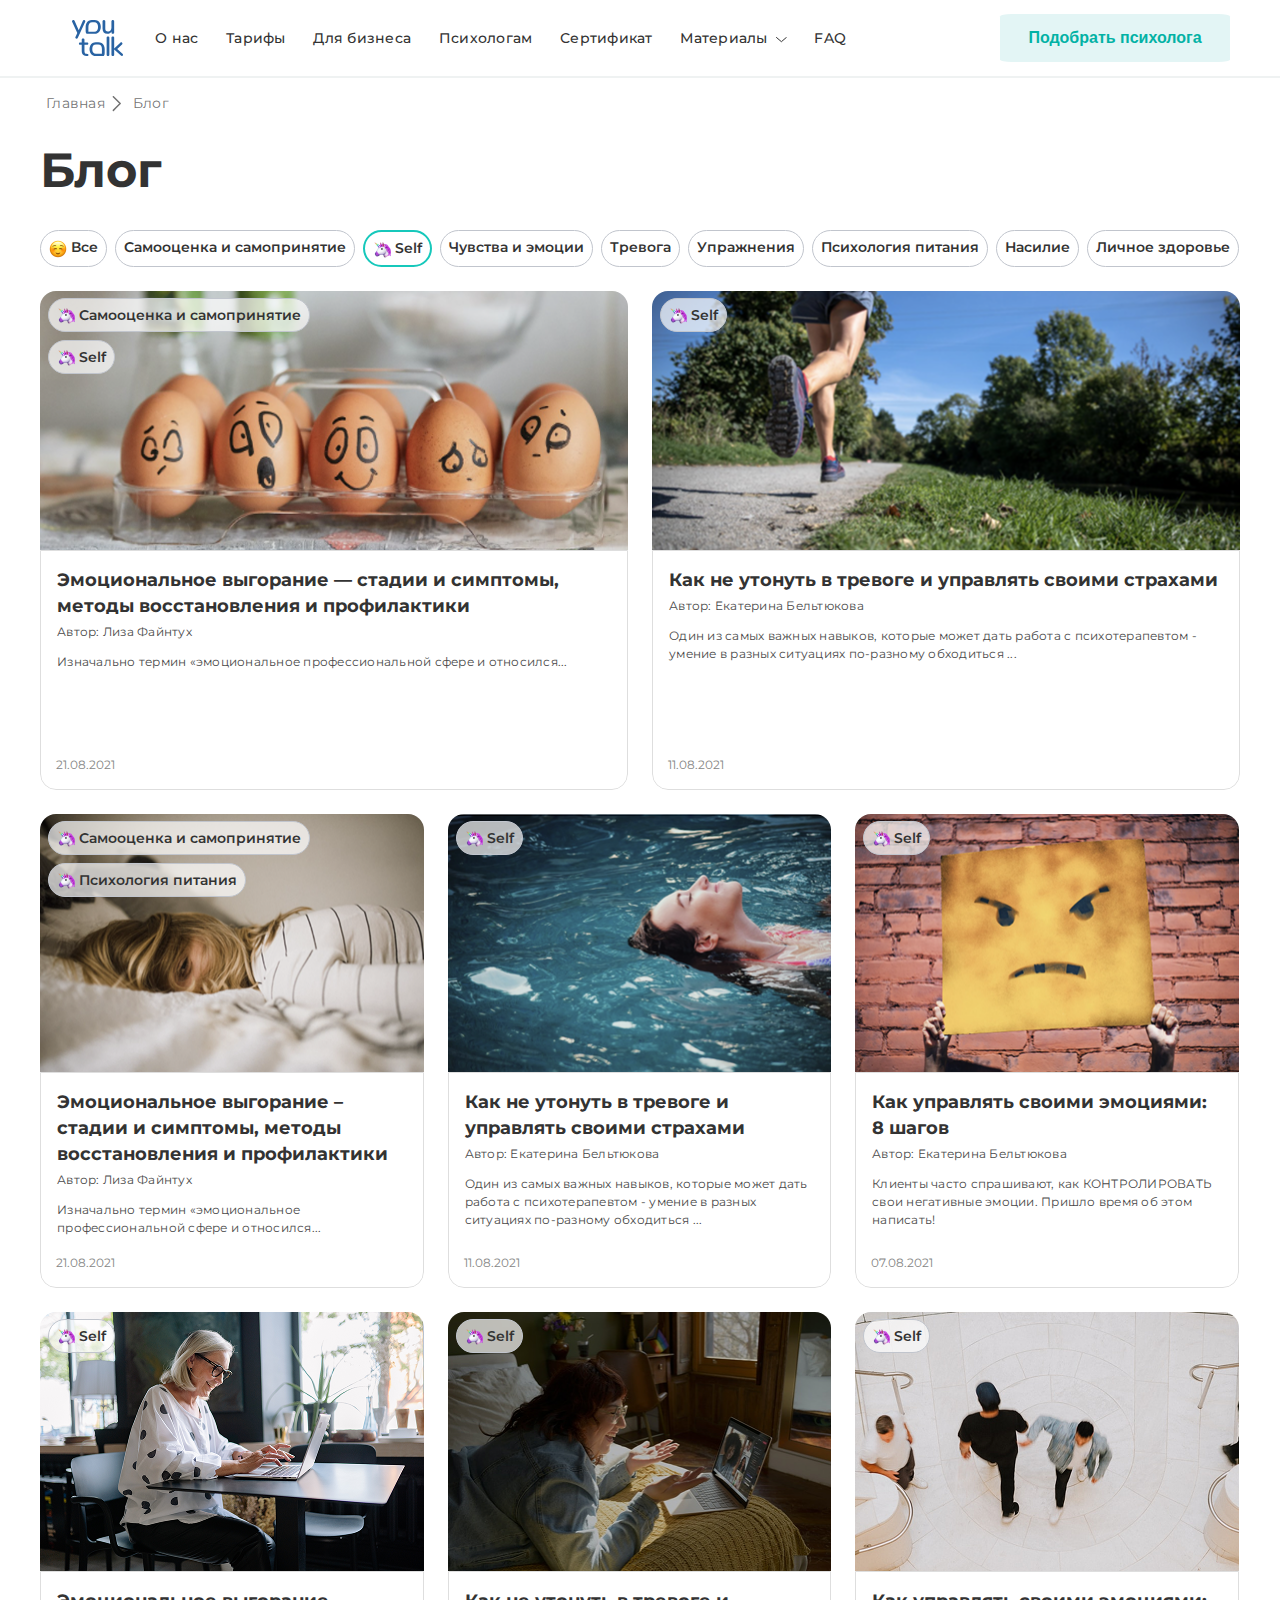
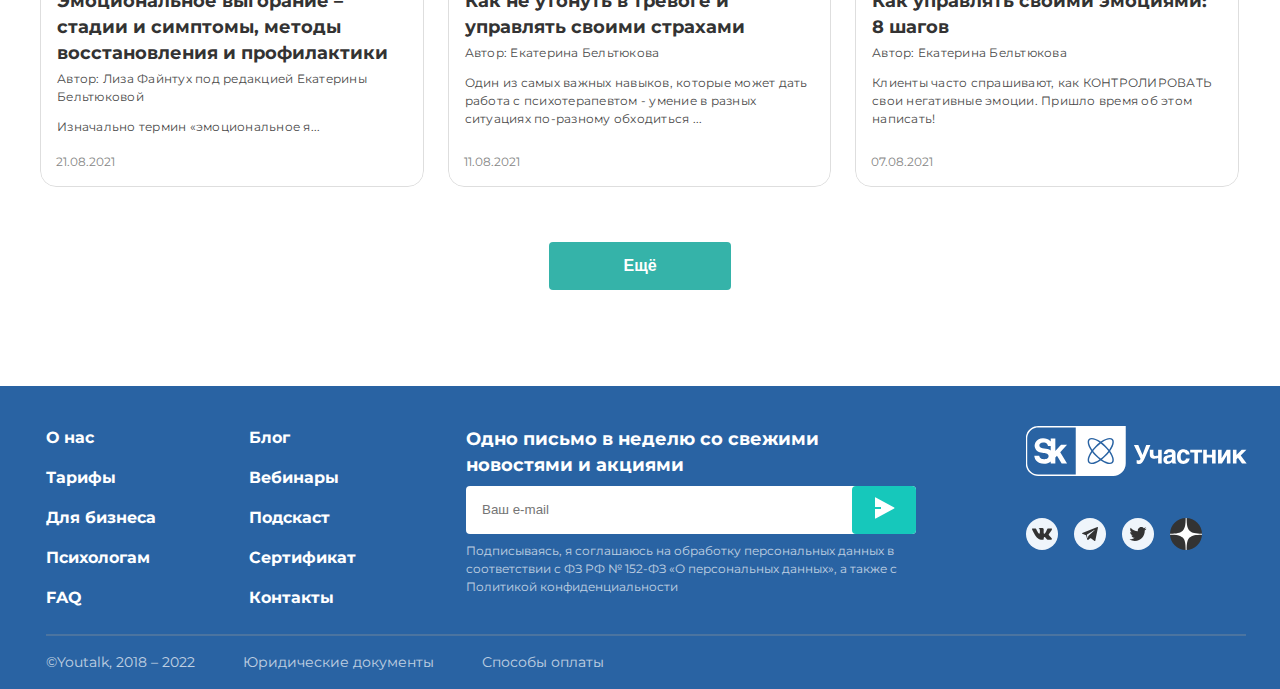
<file: testtalk/index.html>
<!DOCTYPE html>
<html lang="ru">

<head>
    <meta charset="UTF-8">
    <meta name="viewport" content="width=device-width">
    <title>YouTalk</title>
    <link rel="stylesheet" href="css/reset.css">
    <link rel="stylesheet" href="css/style.css">

    <link rel="icon" href="./img/logo.svg">
</head>

<body>
    <header>
        <div class="header__content">
            <nav class="header__content_menu">
                <div class="header__content_logo">
                </div>
                <ul class="header__content_menu_list">
                    <li>О нас</li>
                    <li>Тарифы</li>
                    <li>Для бизнеса</li>
                    <li>Психологам</li>
                    <li>Сертификат</li>
                    <li>Материалы<img src="img/Vector.svg" alt="Раскрывающееся меню" id="vector_down"></li>
                    <li>FAQ</li>
                </ul>
            </nav>
            <button class="header__content_button_podbor">Подобрать психолога</button>
            <button class="header__content_button_burger"></button>
        </div>
    </header>
    <main>
        <section class="main__content">
            <div class="main__content_blog-current-place"><span>Главная</span><img src="img/vector-right.svg"
                    alt="Раскрывающееся меню" id="current-place_vector"><span>Блог</span></div>
            <h1 class="main__content_blog-heading">Блог</h1>
            <div class="main__content_tegs">
                <ul class="main__content_tegs_list">
                    <li><img src="img/emoji_smiling-face.svg" alt="Emoji_smile-face">Все</li>
                    <li>Самооценка и самопринятие</li>
                    <li id="self"><img src="img/emoji_unicorn.svg" alt="Emoji_unicorn">Self</li>
                    <li>Чувства и эмоции</li>
                    <li>Тревога</li>
                    <li>Упражнения</li>
                    <li>Психология питания</li>
                    <li>Насилие</li>
                    <li>Личное здоровье</li>
                </ul>
            </div>
            <section class="main__content_articles">
            <div class="main__content_articles_block">
                <img src="img/article_first.png" alt="Картинка с яйцами">
                <div class="main__content_articles_block_tegs">
                    <div class="main__content_articles_block_tegs_element"><img src="img/emoji_unicorn.svg" alt="Emoji_unicorn"
                            class="main__content_articles_block_tegs_img">Самооценка и самопринятие</div>
                    <div class="main__content_articles_block_tegs_element"><img src="img/emoji_unicorn.svg" alt="Emoji_unicorn"
                            class="main__content_articles_block_tegs_img">Self</div>
                </div>
                <div class="main__content_articles_block_text">
                    <h4>Эмоциональное выгорание&nbsp;&mdash; стадии и&nbsp;симптомы, <br> методы восстановления
                        и&nbsp;профилактики</h4>
                    <span>Автор: Лиза Файнтух</span>
                    <span>Изначально термин «эмоциональное профессиональной сфере и относился...</span>
                </div>
                <div class="main__content_articles_block_date">21.08.2021</div>
            </div>
            <div class="main__content_articles_block">
                <img src="img/article_second.png" alt="Девушка на марафоне">
                <div class="main__content_articles_block_tegs">
                    <div class="main__content_articles_block_tegs_element"><img src="img/emoji_unicorn.svg" alt="Emoji_unicorn"
                            class="main__content_articles_block_tegs_img">Self</div>
                </div>
                <div class="main__content_articles_block_text">
                    <h4>Как не утонуть в тревоге и управлять своими страхами</h4>
                    <span>Автор: Екатерина Бельтюкова</span>
                    <span>Один из самых важных навыков, которые может дать работа с психотерапевтом - умение в разных
                        ситуациях по-разному обходиться ...</span>
                </div>
                <div class="main__content_articles_block_date">11.08.2021</div>
            </div>
            <div class="main__content_articles_block">
                <img src="img/article_third.png" alt="Девушка на кровати">
                <div class="main__content_articles_block_tegs">
                    <div class="main__content_articles_block_tegs_element"><img src="img/emoji_unicorn.svg" alt="Emoji_unicorn"
                            class="main__content_articles_block_tegs_img">Самооценка и самопринятие</div>
                    <div class="main__content_articles_block_tegs_element"><img src="img/emoji_unicorn.svg" alt="Emoji_unicorn"
                            class="main__content_articles_block_tegs_img">Психология питания</div>
                </div>
                <div class="main__content_articles_block_text">
                    <h4>Эмоциональное выгорание – <br>стадии и симптомы, методы восстановления и профилактики</h4>
                    <span>Автор: Лиза Файнтух</span>
                    <span>Изначально термин «эмоциональное профессиональной сфере и относился...</span>
                </div>
                <div class="main__content_articles_block_date">21.08.2021</div>
            </div>
            <div class="main__content_articles_block">
                <img src="img/article_fourth.png" alt="Девушка в бассейне">
                <div class="main__content_articles_block_tegs">
                    <div class="main__content_articles_block_tegs_element"><img src="img/emoji_unicorn.svg" alt="Emoji_unicorn"
                            class="main__content_articles_block_tegs_img">Self</div>
                </div>
                <div class="main__content_articles_block_text">
                    <h4>Как не утонуть в тревоге и управлять своими страхами</h4>
                    <span>Автор: Екатерина Бельтюкова</span>
                    <span>Один из самых важных навыков, которые может дать работа с психотерапевтом - умение в разных
                        ситуациях по-разному обходиться ...</span>
                </div>
                <div class="main__content_articles_block_date">11.08.2021</div>
            </div>
            <div class="main__content_articles_block">
                <img src="img/article_fith.png" alt="Недовольный смайлик на картонке">
                <div class="main__content_articles_block_tegs">
                    <div class="main__content_articles_block_tegs_element"><img src="img/emoji_unicorn.svg" alt="Emoji_unicorn"
                            class="main__content_articles_block_tegs_img">Self</div>
                </div>
                <div class="main__content_articles_block_text">
                    <h4>Как управлять своими эмоциями: 8 шагов</h4>
                    <span>Автор: Екатерина Бельтюкова</span>
                    <span>Клиенты часто спрашивают, как КОНТРОЛИРОВАТЬ свои негативные эмоции. Пришло время об этом
                        написать!</span>
                </div>
                <div class="main__content_articles_block_date">07.08.2021</div>
            </div>
            <div class="main__content_articles_block">
                <img src="img/article_sixth.png" alt="Пожилая женщина сидит за ноутбуком">
                <div class="main__content_articles_block_tegs">
                    <div class="main__content_articles_block_tegs_element"><img src="img/emoji_unicorn.svg" alt="Emoji_unicorn"
                            class="main__content_articles_block_tegs_img">Self</div>
                </div>
                <div class="main__content_articles_block_text">
                    <h4>Эмоциональное выгорание – стадии и симптомы, методы восстановления и профилактики</h4>
                    <span>Автор: Лиза Файнтух под редакцией Екатерины Бельтюковой</span>
                    <span>Изначально термин «эмоциональное я...</span>
                </div>
                <div class="main__content_articles_block_date">21.08.2021</div>
            </div>
            <div class="main__content_articles_block">
                <img src="img/article_seventh.png" alt="Пожилая женщина лежит на кровати за ноутбуком">
                <div class="main__content_articles_block_tegs">
                    <div class="main__content_articles_block_tegs_element"><img src="img/emoji_unicorn.svg" alt="Emoji_unicorn"
                            class="main__content_articles_block_tegs_img">Self</div>
                </div>
                <div class="main__content_articles_block_text">
                    <h4>Как не утонуть в тревоге и управлять своими страхами</h4>
                    <span>Автор: Екатерина Бельтюкова</span>
                    <span>Один из самых важных навыков, которые может дать работа с психотерапевтом - умение в разных
                        ситуациях по-разному обходиться ...</span>
                </div>
                <div class="main__content_articles_block_date">11.08.2021</div>
            </div>
            <div class="main__content_articles_block">
                <img src="img/article_eighth.png" alt="Три парня в торговом центре">
                <div class="main__content_articles_block_tegs">
                    <div class="main__content_articles_block_tegs_element"><img src="img/emoji_unicorn.svg" alt="Emoji_unicorn"
                            class="main__content_articles_block_tegs_img">Self</div>
                </div>
                <div class="main__content_articles_block_text">
                    <h4>Как управлять своими эмоциями: 8 шагов</h4>
                    <span>Автор: Екатерина Бельтюкова</span>
                    <span>Клиенты часто спрашивают, как КОНТРОЛИРОВАТЬ свои негативные эмоции. Пришло время об этом
                        написать!</span>
                </div>
                <div class="main__content_articles_block_date">07.08.2021</div>
            </div>
        </section>
        <button id="main__content_button_else">Ещё</button>
        </section>
    </main>
    <footer>
        <section class="footer__content">
        <div class="footer__content_upperline">
            <div class="test">
                <ul class="footer__content_upperline_navigation-list">
                    <li>О нас</li>
                    <li>Тарифы</li>
                    <li>Для бизнеса</li>
                    <li>Психологам</li>
                    <li>FAQ</li>
                    <li>Блог</li>
                    <li>Вебинары</li>
                    <li>Подскаст</li>
                    <li>Сертификат</li>
                    <li>Контакты</li>
                </ul>

            <div class="footer__content_upperline_letter">
                <span>Одно письмо в неделю со свежими <br>новостями и акциями</span>
                <form class="footer__content_form">
                    <input type="email" placeholder="Ваш е-mail">
                    <button id="button_submit"><img src="img/submit.svg" alt="Кнопка отправить почту"></button>
                </form>
                <span>Подписываясь, я соглашаюсь на обработку персональных данных в соответствии с ФЗ РФ № 152-ФЗ «О
                    персональных данных», а также с Политикой конфиденциальности</span>
            </div>
            </div>
            <div class="footer__content_upperline_networks">
                <img src="img/Uchastnik.svg" alt="Участник проекта Сколково"
                    class="footer__content_upperline_networks_sk-member">
                <div class="footer__content_upperline_networks_social">
                    <svg width="32" height="32" viewBox="0 0 32 32" fill="none" xmlns="http://www.w3.org/2000/svg">
                        <g clip-path="url(#clip0_4492_2039)">
                            <rect width="32" height="32" rx="16" fill="#EFF5FB" />
                            <g clip-path="url(#clip1_4492_2039)">
                                <path
                                    d="M25.8217 20.5411C25.768 20.4479 25.4355 19.6996 23.8353 18.1615C22.1602 16.551 22.3852 16.8125 24.4029 14.0277C25.6317 12.3318 26.123 11.296 25.9692 10.8533C25.823 10.4312 24.9192 10.5426 24.9192 10.5426L21.9139 10.5607C21.9139 10.5607 21.6914 10.5296 21.5252 10.6319C21.3639 10.7329 21.2601 10.9659 21.2601 10.9659C21.2601 10.9659 20.7839 12.2787 20.1488 13.3947C18.81 15.7496 18.2737 15.8739 18.0549 15.7276C17.5461 15.3871 17.6736 14.3579 17.6736 13.6277C17.6736 11.3452 18.0074 10.3937 17.0223 10.1477C16.6948 10.0661 16.4548 10.0118 15.6185 10.0027C14.5459 9.99105 13.6371 10.0066 13.1233 10.2668C12.7808 10.4403 12.517 10.8274 12.6783 10.8494C12.877 10.8766 13.3271 10.975 13.5658 11.3116C13.8746 11.7453 13.8634 12.7214 13.8634 12.7214C13.8634 12.7214 14.0409 15.4078 13.4496 15.7418C13.0433 15.971 12.487 15.5036 11.2932 13.3662C10.6819 12.2722 10.2193 11.0617 10.2193 11.0617C10.2193 11.0617 10.1306 10.8364 9.97182 10.716C9.77931 10.5698 9.50929 10.5231 9.50929 10.5231L6.65158 10.5413C6.65158 10.5413 6.2228 10.5542 6.06528 10.7471C5.92527 10.9193 6.05403 11.274 6.05403 11.274C6.05403 11.274 8.2917 16.6947 10.8244 19.4277C13.1483 21.9328 15.786 21.7684 15.786 21.7684H16.9811C16.9811 21.7684 17.3424 21.727 17.5261 21.5211C17.6961 21.3321 17.6899 20.9774 17.6899 20.9774C17.6899 20.9774 17.6661 19.3163 18.4112 19.0717C19.145 18.8309 20.0876 20.677 21.0864 21.3878C21.8414 21.925 22.4152 21.8072 22.4152 21.8072L25.0867 21.7684C25.0867 21.7684 26.4843 21.6791 25.8217 20.5411Z"
                                    fill="#333333" />
                            </g>
                        </g>
                        <defs>
                            <clipPath id="clip0_4492_2039">
                                <rect width="32" height="32" fill="white" />
                            </clipPath>
                            <clipPath id="clip1_4492_2039">
                                <rect width="20" height="12" fill="white" transform="translate(6 10)" />
                            </clipPath>
                        </defs>
                    </svg>

                    <svg width="32" height="32" viewBox="0 0 32 32" fill="none" xmlns="http://www.w3.org/2000/svg">
                        <g clip-path="url(#clip0_4492_2043)">
                            <rect width="32" height="32" rx="16" fill="#EFF5FB" />
                            <g clip-path="url(#clip1_4492_2043)">
                                <path
                                    d="M8.28261 15.7694L11.9693 17.1638L13.3963 21.8146C13.4876 22.1125 13.847 22.2226 14.0856 22.0249L16.1406 20.3271C16.3561 20.1492 16.6629 20.1404 16.888 20.306L20.5946 23.0331C20.8498 23.2211 21.2113 23.0794 21.2753 22.7669L23.9906 9.53073C24.0604 9.18936 23.7295 8.90457 23.4087 9.03029L8.27829 14.9455C7.9049 15.0914 7.90815 15.6272 8.28261 15.7694ZM13.1663 16.4215L20.3716 11.9242C20.5011 11.8437 20.6343 12.0211 20.5231 12.1256L14.5767 17.7273C14.3677 17.9245 14.2329 18.1883 14.1947 18.4747L13.9921 19.996C13.9653 20.1991 13.6837 20.2193 13.6284 20.0227L12.8494 17.2486C12.7602 16.9322 12.8902 16.5943 13.1663 16.4215Z"
                                    fill="#333333" />
                            </g>
                        </g>
                        <defs>
                            <clipPath id="clip0_4492_2043">
                                <rect width="32" height="32" fill="white" />
                            </clipPath>
                            <clipPath id="clip1_4492_2043">
                                <rect width="16" height="14" fill="white" transform="translate(8 9)" />
                            </clipPath>
                        </defs>
                    </svg>

                    <svg width="32" height="32" viewBox="0 0 32 32" fill="none" xmlns="http://www.w3.org/2000/svg">
                        <g clip-path="url(#clip0_4492_2047)">
                            <rect width="32" height="32" rx="16" fill="#EFF5FB" />
                            <g clip-path="url(#clip1_4492_2047)">
                                <path
                                    d="M24.4702 10.7133C23.834 10.9947 23.1593 11.1795 22.4685 11.2616C23.1967 10.8261 23.7416 10.1408 24.0019 9.33327C23.3185 9.73994 22.5694 10.0249 21.7885 10.1791C21.264 9.61792 20.5688 9.24574 19.811 9.12043C19.0532 8.99511 18.2752 9.12368 17.5979 9.48615C16.9207 9.84862 16.3822 10.4247 16.0661 11.1248C15.7501 11.8249 15.6742 12.6098 15.8502 13.3574C14.4645 13.288 13.1088 12.9279 11.8713 12.3005C10.6337 11.6731 9.54198 10.7925 8.66688 9.71577C8.35712 10.2478 8.19434 10.8526 8.19521 11.4683C8.19521 12.6766 8.81021 13.7441 9.74521 14.3691C9.19188 14.3517 8.65074 14.2023 8.16688 13.9333V13.9766C8.16704 14.7814 8.44552 15.5613 8.95508 16.1842C9.46465 16.807 10.1739 17.2345 10.9627 17.3941C10.4491 17.5333 9.91046 17.5538 9.38771 17.4541C9.6101 18.1468 10.0435 18.7526 10.6274 19.1867C11.2112 19.6208 11.9161 19.8614 12.6435 19.8749C11.9206 20.4427 11.0929 20.8624 10.2076 21.1101C9.32236 21.3577 8.39698 21.4285 7.48438 21.3183C9.07746 22.3428 10.932 22.8867 12.826 22.8849C19.2369 22.8849 22.7427 17.5741 22.7427 12.9683C22.7427 12.8183 22.7385 12.6666 22.7319 12.5183C23.4143 12.0251 24.0032 11.4141 24.471 10.7141L24.4702 10.7133Z"
                                    fill="#333333" />
                            </g>
                        </g>
                        <defs>
                            <clipPath id="clip0_4492_2047">
                                <rect width="32" height="32" fill="white" />
                            </clipPath>
                            <clipPath id="clip1_4492_2047">
                                <rect width="18" height="18" fill="white" transform="translate(7 7)" />
                            </clipPath>
                        </defs>
                    </svg>
                    <svg width="32" height="32" viewBox="0 0 32 32" fill="none" xmlns="http://www.w3.org/2000/svg">
                        <g clip-path="url(#clip0_4492_2052)">
                            <path
                                d="M0 16C0 7.16343 7.16343 0 16 0C24.8366 0 32 7.16343 32 16C32 24.8366 24.8366 32 16 32C7.16343 32 0 24.8366 0 16Z"
                                fill="#333333" />
                            <path fill-rule="evenodd" clip-rule="evenodd"
                                d="M15.6762 0C15.6006 6.58251 15.1702 10.2664 12.7183 12.7183C10.2664 15.1702 6.58251 15.6006 0 15.6762V16.6315C6.58251 16.707 10.2664 17.1375 12.7183 19.5894C15.1317 22.0028 15.5866 25.6099 15.6724 32H16.6353C16.721 25.6099 17.1759 22.0028 19.5894 19.5894C22.0028 17.1759 25.6099 16.721 32 16.6353V15.6723C25.6099 15.5866 22.0028 15.1317 19.5894 12.7183C17.1375 10.2664 16.707 6.58251 16.6315 0H15.6762Z"
                                fill="white" />
                        </g>
                        <defs>
                            <clipPath id="clip0_4492_2052">
                                <rect width="32" height="32" fill="white" />
                            </clipPath>
                        </defs>
                    </svg>
                </div>
            </div>
        </div>
        <hr class="footer__content_horizontal-line">
        </hr>
        <div class="footer__content_underline">
            <span>&copy;Youtalk, 2018 – 2022</span>
            <span>Юридические документы</span>
            <span>Способы оплаты</span>
        </div>
        </section>
    </footer>
</body>
</html>
</file>
<file: testtalk/css/style.css>
@font-face {
    font-family: "Montserrat";
    src: url(../font/Montserrat-VariableFont_wght.woff2),
        url(../font/Montserrat-VariableFont_wght.woff);
    font-weight: 1 900;
    font-style: normal;
    font-display: swap;
}

.header__content, .main__content, .trouble__content, .footer__content {
    margin: 0 auto;
    max-width: 1200px;   
}

.main__content, .trouble {
    padding: 0 32px;
}

body {
    font-family: "Montserrat";
    font-size: 14px;
    color: #333333;
    position: relative; 
}

header {
    border-bottom: 2px solid #EFF2F2;
    height: 76px;
}

.header__content {
    display: flex;
    align-items: center;   
    box-sizing: border-box;
    justify-content:space-between;   
}

.header__content_logo {
    flex-shrink: 0;
    margin: 20px 32px;
    width: 51px;
    height: 36px;
    background: url(../img/logo.svg);
}

.header__content_menu {
    flex-basis: 806px;
    flex-shrink: 1;
    display: flex;
    align-items: center;
    justify-content: space-between; 
}

.header__content_menu_list {
    flex-shrink: 1;
    display: flex;
    flex-basis: 704px;
    justify-content: space-between;
    letter-spacing: 0.25px; 
    font-weight: 500;
    line-height: 16px;
}

#vector_down {
    margin-left: 8px;
}

.header__content_button_podbor {
    flex-shrink: 0;
    width: 230px;
    height: 48px;
    font-weight: bold;
    background-color: #E3F5F5;
    color: #03B2A5;
    border-radius: 5%;
    border: none;
    font-size: 16px;
    font-weight: 700;
    line-height: 20px;
    text-align: center;
    margin: 0px 10px;
}

.header__content_button_burger {
  display: none;
  position: absolute;
  border: none;
  background: transparent;
  width: 18px;
  height: 14px;
  right: calc(4.03%);
}

.header__content_button_burger::before,
.header__content_button_burger::after {
  content: '';
  left: 0;
  position: absolute;
  display: block;
  width: 100%;
  height: 2px;
  border-radius: 4px;
  background: #03B2A5;
}
.header__content_button_burger::before {
  top: 0;
  box-shadow: 0 6px 0 #03B2A5;
}
.header__content_button_burger::after {
  bottom: 0;
}

/* main */

.main__content_blog-current-place {
    line-height: 18px;  
    margin: 16px 0 30px 6px;
    color:#333333B2;
    font-weight: 400;
    letter-spacing: 0.25px;
}

#current-place_vector {
    width: 16px;
    height: 16px;
    margin: 0 8px 0 4px;
    vertical-align: middle;
}


h1 {
    font-size: 48px;
    line-height: 56px;
}

h2 {
    font-size: 32px;
    line-height: 40px;
}

h3 {
    font-size: 24px;
    line-height: 32px;
    margin-bottom: 16px;
}

h4 {
    line-height: 26px;
    font-size: 18px;
}

h5 {  
    font-size: 16px;
    line-height: 24px;
}

h1, h2, h3, h4, h5 {
    font-weight: 700;
}


.main__content_tegs_list {
    margin: 32px 0 24px;
    display: flex;
    flex-wrap: wrap;
    gap: 8px;
}

.main__content_tegs_list img {
    vertical-align: middle;
    margin-right: 4px;
}

.main__content_tegs_list li {
    border: 1px solid #C1C5CD;
    border-radius: 24px;
    font-weight: 600;
    line-height: 20px;
    padding: 6px 8px;
    flex-shrink: 0;
}

/* .main__content_articles {
    display: grid;
    grid-template-columns: repeat(3, minmax(304px, 588px));
    grid-template-rows: 500px 475px;
    grid-auto-rows: 475px;
    /* grid-template-rows: repeat(auto-fit, minmax(304px, 588px)); */
    /* gap: 24px;
}

.main__content_articles:nth-child(1), .main__content_articles:nth-child(2) {
    grid-column: 1.5fr;
} */ 

.main__content_articles {
    display: flex;
    flex-wrap: wrap;
    gap: 24px;
}

.main__content_articles_block {
    display: flex;
    flex-direction: column;
    box-sizing: border-box;
    position: relative;
    overflow: hidden;
    
    border-radius: 16px;
    background-color: #FFFFFF;
}

.main__content_articles_block:nth-of-type(1), .main__content_articles_block:nth-of-type(2) {
    width: calc(50% - 12px);
    min-height: 499px;
}

.main__content_articles_block:nth-of-type(n+3) {
    width: calc(33.3% - 16px);
    aspect-ratio: 384 / 475;
    min-height: 458px;
}

.main__content_articles_block_tegs {
    display: flex;
    flex-direction: column;
    row-gap: 8px;
    position: absolute;
    left: 8px;
    top: 7px;
    font-weight: 600;
    line-height: 20px;
    z-index: 1;
}

.main__content_articles_block_tegs_element {
    width: fit-content;
    padding: 6px 8px;
    background: rgba(255, 255, 255, 0.7);
    border: 1px solid #C1C5CD;
    border-radius: 24px;
}

.main__content_articles_block_tegs_img{
    vertical-align: middle;
    margin-right: 4px;
}

.main__content_articles_block_text {
    display: flex;
    box-sizing: border-box;
    margin-top: 0px;  
    flex-direction: column;
    flex-grow: 1;
    padding: 16px;
    border: 1px solid #DEDEDE;
    border-bottom-left-radius: 16px;
    border-bottom-right-radius: 16px;
}

.main__content_articles_block_text span {
    margin: 4px 0 8px 0;
    line-height: 18px;
    font-size: 12px;
    font-weight: 400;
    letter-spacing: 0.25px;
    color: #494949;
}

.main__content_articles_block_date {
    position: absolute;
    z-index: 1;
    bottom: 16px;
    left: 16px;
    color: #868686;
    font-size: 12px;
    line-height: 18px;
}

.main__content_articles img {
    -webkit-user-drag: none;
}

#self {
    border: 2px solid #16C8BB;
}

#main__content_button_else {
    display: block;
    border: none;
    border-radius: 4px;
    margin: calc(4.6%) auto calc(8%);
    width: 182px;
    height: 48px;
    background-color: #35B3A9;
    font-size: 16px;
    line-height: 24px;
    font-weight: 700;
    color: white;
}

footer {
    box-sizing: border-box;
    background-color: #2963A3;
    padding: 40px 26px 17px 38px;
}

.footer__content_upperline {
    display: flex;
    flex-wrap: nowrap;
    justify-content: space-between;
    gap: 21px;
}

.test {
    display: flex;
    min-width: calc(100% - 241px);
    flex-wrap: nowrap;
    gap: 21px;
    flex-shrink: 2;
}

.footer__content_upperline_navigation-list {
    display: flex;
    flex-direction: column;
    align-content: space-between;
    flex-wrap: wrap;
    row-gap: 16px;
    flex-basis: 310px;
    flex-shrink: 2;
    min-width: 247px;   
    max-height: 184px;   
    color: white;
    font-size: 16px;
    line-height: 24px;
    font-weight: 700;
    vertical-align: center;
}

.footer__content_upperline_navigation-list li {
    display: inline-block;
    max-height: 24px;
    width: fit-content;
}

.footer__content_upperline_letter {
    margin: 0 auto;
    justify-self: flex-end;
    flex-shrink: 0;
    flex-basis: 450px;
    font-weight: 400;
    display: flex;
    flex-direction: column;
}

.footer__content_upperline_letter span:first-of-type {
    color: white;
    font-weight: 700;
    font-size: 18px;
    line-height: 26px;
}

.footer__content_upperline_letter span:last-of-type {
    color: white;
    font-size: 12px;
    opacity: 70%;
    line-height: 18px;
}

.footer__content_form {
    display: flex;
    align-items: center;
    position: relative;
    max-width: 100%;
}

input[type="email"]{
    margin: 8px 0px;
    border: 0px;
    box-sizing: border-box;
    width: 100%;
    min-width: 288px;
    height: 48px;
    padding: 14px 0px 14px 16px;
    border-radius: 4px;
}

#button_submit {
    position: absolute;
    right: 0px;
    background-color: #16C8BB;
    width: 64px;
    height: 48px;
    border-radius: 4px;
    border: none;
}

.footer__content_upperline_networks_social {
    display: flex;
    margin-top: 40px;
    column-gap:  16px;
}

.footer__content_horizontal-line {
    border: 1px solid #9D9D9D;
    opacity: 30%;
    margin: 24px 0 16px 0;
}

.footer__content_underline {
    display: flex;
    column-gap: 48px;
    opacity: 70%;
    color: #ffffff;
    line-height: 20px;
    font-weight: 400;
}

/* Blog.html styles */
/*  *//*  *//*  */
.blog-current-place {
    max-width: 1200px;
    margin: 16px auto 54px;
    padding: 0 32px;
}

.blog {
    display: flex;
    gap: 24px;
    justify-content: space-between;
}

.blog-content {
    display: flex;
    flex-direction: column;
    row-gap: 24px;
    flex-basis: 690px;
    max-width: 714px;
    flex-shrink: 0;
    flex-grow: 1;
    font-weight: 500;
    font-size: 16px;
    line-height: 24px;
}

.blog-content__author {
    display: flex;
    font-weight: 400;
    line-height: 20px;
    color: #494949;
    margin-top: 16px;
}

#author__dot  {
    margin: 0px 8px;
}

.blog-content__img-block {
    height: auto;
}

.blog-content__img-block_image{
    width: 100%;
    height: 331px;
}

.blog-content__img-block_image:not(:first-child) {
    margin-bottom: 16px;
}

.blog-content__img-block span {
    font-weight: 400;
    line-height: 18px;
    letter-spacing: 0.25px;
    color: #868686;
}

.blog-content__contain {
    font-weight: 700;
    font-size: 16px;
    line-height: 24px;
    max-width: 588px;
}

.blog-content__contain_list {
    list-style: none;
    font-weight: 500;
    font-size: 16px;
    line-height: 24px;
    color: #333333;
    text-decoration-line: underline;
}

.blog-content__contain_list li {
    position: relative;
    padding-left: 24px;
    
}

.blog-content__contain_list li:not(.blog-content__contain_list_excluded)::before, .blog-content__text-part__list li::before {
  content: ''; /* Обязательно для псевдоэлементов */
  display: block; /* Чтобы размеры применялись */  
  position: absolute;
  left: 8px; /* Располагаем слева от текста */
  top: 50%; /* Позиционируем по центру по вертикали */
  transform: translateY(-50%); /* Корректируем вертикальное положение, чтобы круг был точно по центру */
  width: 8px;  /* Ширина круга */
  height: 8px; /* Высота круга */
  border-radius: 50%; /* Делает элемент круглым */
  background-color: #03B2A5;; /* Цвет круга */
  /* Дополнительные стили для лучшего вида */
}

.blog-content__text-part__list li::before {
    top: 12px;
}

#blog-content__contain_list_pod-pod
{
    list-style: none;
    padding-left: 56px;
}

#blog-content__contain_list_pod-pod-pod
{
    list-style: none;
    padding-left: 72px;
}

#blog-content__contain_list_pod-pod-pod-pod
{
    list-style: none;
    padding-left: 88px;
}

.blog-content__quote {
    margin-top: 16px;
    box-sizing: border-box;
    position: relative;
    display: flex;
    flex-direction: column;
    align-items: flex-start;
    padding: 24px;
    gap: 8px;
    background: #F3F7FE;
    border-radius: 16px;
    line-height: 24px;
}

.blog-content__quote quote {
    padding-top: 10px;
    font-style: italic;
    font-weight: 400;
    font-size: 16px;   
}

.blog-content__quote span{
    font-weight: 700;
    font-size: 16px;
    line-height: 24px;
}

.blog-content__quote img {
    position: absolute;
    left: 24px;
    top: 24px;
}

.blog-content__text-part {
    font-size: 16px;
    line-height: 24px;
    font-weight: 500;
}

.blog-content__text-part__list {
    display: flex;
    flex-direction: column;
    row-gap: 16px;    
}

.blog-content__text-part__list li {
    position: relative;
    padding-left: 32px;
}

.blog-content__moto {
    min-height: 168px;
    box-sizing: border-box;
    padding: 24px 104px 48px 102px;
    font-style: italic;
    font-weight: 400;
    font-size: 16px;
    line-height: 24px;
    text-align: center;
    background: url(/img/background_spot.svg);
    background-repeat: no-repeat;
    background-position: center;
}

.blog-content__moto span {
        display: inline-block;
        max-width: 485px;
}

.blog-content__vizitka {
    display: flex;
    gap: 24px;
}
.blog-content__traning {
    display: flex;
    flex-direction: column;
    background: #FEFAEC;
    border-radius: 16px;
    padding: 24px;
    gap: 8px;
}

.blog-content__traning_second {
    background: #FFF3EB;
}

.blog-content__traning_third {
    background: rgba(3, 178, 165, 0.1);
}

.blog-content__double_photo {
    display: flex;
    flex-wrap: nowrap;
    gap: 24px;
}

.blog-content__double_photo_left-side, .blog-content__double_photo_right-side {
    width: calc(50% - 12px);
    display: flex;
    flex-flow: column nowrap;
    gap: 24px;
}

.blog-content__lightning {
    margin: 0 auto;
    width: 178px;
    height: 32px;
    background: url(../img/lightning.svg);
}

.blog-content__under-content-tegs_list {
    display: flex;
    flex-wrap: wrap;
    gap: 8px;
    font-weight: 400;
    line-height: 20px;   
    color: #2963A3;
}

.blog-content__under-content-tegs_list li::before {
    content:"·";
    margin-right: 8px;
}

.trouble {
    margin-top: 48px;
    background: url(../img/background.jpg);
    background-position: 0 428px;
    background-repeat: no-repeat;
    background-size: 100% auto;
}

.trouble__content {
    position: relative;
    display: flex;
    flex-direction: column;
    max-width: 1200px;
    align-items: flex-start;
    height: 510px;
}

.trouble__content_united {
    display: flex;
    justify-content: space-between;
    width: 100%;
}

.trouble__content_horizontal-line {
    margin-bottom: 72px;
    width: calc(100% - 2px);
    border-top: 1px solid #DEDEDE;
}

.trouble__content_united_podbor {
    display: flex;
    flex-direction: column;
    width: 349px;
    height: 280px;
    font-weight: 400;
    font-size: 18px;
    line-height: 26px;
}

.trouble__content_united_podbor span {
    margin: 24px 0px 32px;
}

.trouble__content_united_podbor_button {
    width: 238px;
    height: 60px;
    background: #16C8BB;
    border-radius: 4px;
    border: none;
    font-weight: 700;
    font-size: 16px;
    line-height: 20px;
    color: #FFFFFF;
}

.trouble__content_united img {
    margin-right: 29px;
}

#pattern1 {
    position: absolute;
    top: 2480px;
    right: 0;
}

#pattern2 {
    position: absolute;
    bottom: 500px;
    right: 0;
}

aside {
    display: flex;
    flex-direction: column;
    gap: 24px;
    max-width: 282px;
    min-width: 222px;
    flex-shrink: 2;
    /* ;
    top: 64px;
    right: 120px; */
}

.free-window, .free-window__text, .psyhologist__text, .psyhologist, .psyhologist__work, .psyhologist__work_list, .purchase-sessions {
    display: flex;
    flex-direction: column;
}

.free-window__more_button, .psyhologist__more_button , .purchase-sessions__button {
    padding: 12px 0px;
    font-weight: 700;
    font-size: 16px;
    line-height: 24px;
    color: #FFFFFF;
    background: #35B3A9;
    border-radius: 4px;
    border: none;
    align-self: stretch;
}


.free-window {
    max-height: 495px;
    border-radius: 16px;
    padding: 24px;
    gap: 24px;
    text-align: center;
    background-color: #E6F0FD;
}

.free-window img {
    max-width: 100%;
    align-self: center;
}

.free-window__text {
    min-height: 162px;
    max-height: 206px;
}

.free-window span:first-of-type{
    font-weight: 700;
    font-size: 18px;
    line-height: 24px;
    /* margin: 27px 0px 11px; */
}

.free-window span:last-of-type{
    font-weight: 400;
    line-height: 20px;
}

.psyhologist {
    position: relative;
    height: fit-content;
    box-sizing: border-box;
    align-items: center;
    padding: 24px 16px 36px;
    border: 1px solid #DEDEDE;
    border-radius: 16px;
}

.psyhologist__tegs {
    list-style: none;
    position: absolute;
    top: 16px;
    left: 16px;
    display: flex;
    flex-direction: column;
    gap: 8px;
}

.psyhologist__tegs li {
    display: flex;
    gap: 4px;
    background: rgba(243, 244, 248, 0.7);
    border-radius: 6px;
    align-items: center;
    padding: 0px 6px;
    letter-spacing: 0.25px;
    font-weight: 500;
    font-size: 12px;
    line-height: 18px;
    width: fit-content;
}

.psyhologist>img {
    border-radius: 50%;
}

.psyhologist__text {
    align-items: center;
}

.psyhologist__text span:first-of-type{
    font-weight: 700;
    font-size: 20px;
    line-height: 28px;
}

.psyhologist__text span:nth-of-type(2) {
    font-weight: 600;
    font-size: 16px;
    line-height: 24px;
}

.psyhologist__text span:last-of-type {
    font-weight: 500;
    font-size: 14px;
    line-height: 20px;
    color: #A2A7B1;
    margin-top: 4px;
}

.psyhologist__horizontal-line {
    width: 100%;
    height: 1px; 
    background-color: #DEDEDE; 
    border: none;
}

.psyhologist__work, .psyhologist__work_list, .free-window__text {   
    gap: 8px;
}

.purchase-sessions, .psyhologist {
    gap: 16px;
}

.psyhologist__work_list li {
    line-height: 20px;
 padding-left: 24px;
 position: relative;
}

.psyhologist__work_list li::before {
    content: ''; /* Обязательно для псевдоэлементов */
    display: block; /* Чтобы размеры применялись */  
    position: absolute;
    left: 6px; /* Располагаем слева от текста */
    top: 50%; /* Позиционируем по центру по вертикали */
    transform: translateY(-50%); /* Корректируем вертикальное положение, чтобы круг был точно по центру */
    width: 8px;  /* Ширина круга */
    height: 8px; /* Высота круга */
    border-radius: 50%; /* Делает элемент круглым */
    background-color: #03B2A5;; /* Цвет круга */
  /* Дополнительные стили для лучшего вида */
}

.give-care {
    display: flex;
    flex-direction: column;
    align-items: center;
    width: 100%;
    height: 292px;
    border-radius: 16px;
    margin: 4px 0px 18px;
    background-image: url(../img/test.jpg);
    background-position: 0px 0px;
    background-size: 100% 295px;
}

.give-care h2 {
    width: 100%;
    color: white;
    margin-top: 60px;
    text-align: center;
    /* column-count: 2; */
}

.purchase-sessions {
    overflow: hidden;
    position: relative;
    height: 304px;
    box-sizing: border-box;
    border-radius: 24px;
    padding: calc((100% - 26px) / 8);
    border: 1px solid #DEDEDE;
    background-image: url(../img/present-2.png), url(../img/present-1.png);
    background-position: 122% 232px, 100% 219px;
    background-repeat: no-repeat, no-repeat;
}
.purchase-sessions__videos8 {
    display: flex;
    align-items: baseline;
    color: #2963A3;
}

.purchase-sessions span {
    display: inline-block;
    font-weight: 400;
    line-height: 20px;
    padding-right: 22px;
}

.purchase-sessions h3 {
    margin-bottom: 0px;
    margin-right: 4px;
}

.purchase-sessions__button {
    width: 108px;
    align-self: flex-start;
    padding: 12px 16px;
}

.purchase-sessions img {
    position: absolute;
}

.header__content_logo, .header__content_menu_list li, button, #main__content_blog-current-place span, .main__content_tegs_list li, .main__content_articles_block:nth-child(n), .footer__content_upperline_navigation-list li, .footer__content_underline span, .footer__content_upperline_networks_sk-member, .footer__content_upperline_networks_social svg, .give-care {
    cursor: pointer;
}


@media screen and (max-width: 1023px) {

    .header__content_menu_list, .header__content_button_podbor {
        display: none;
        flex-basis: 0px;
    }
    .header__content_logo {
        margin: 20px;
    }
    .header__content_button_burger {
        display: block;
    }
    .footer__content_upperline {
        flex-wrap: wrap;
    }

    .main__content_articles_block:nth-of-type(1), .main__content_articles_block:nth-of-type(2) {
        width: 100%;
        aspect-ratio: 957 / 784;
        min-height: 599px;
    }
    .main__content_articles_block:nth-of-type(1)>img, .main__content_articles_block:nth-of-type(2)>img {
        min-height: 404px;
    }
    .main__content_articles_block:nth-of-type(n+3) {
        width: calc(50% - 12px);
    }

    footer {
        padding: 35px 20px 23px;
    }

    .test {
        width: 100%;
    }

    .blog {
        flex-direction: column;
    }
    
    .blog-content {
        max-width: 100%;
    }

    .blog-content__img-block_image {
        width: 100%;
        height: auto;
        aspect-ratio: 728 / 331;
    }

    .blog-content__contain {
        max-width: 100%;
    }

    .blog-content__double_photo {
        gap: 16px;
        justify-content: space-between;
    }

    .blog-content__vizitka {
        gap: 16px;
    }

    .blog-content__vizitka img {
        max-width: 294px;
    }

    .blog-content__moto {
        padding: 24px 127px 48px 102px;
    }

    aside {
        max-width: 100%;
        flex-direction: row;
        flex-wrap: wrap;
        column-gap: 16px;
        justify-content: center;
    }

    .free-window {
        box-sizing: border-box;
        padding: 22.55px 30.5px 14.5px;
        overflow-wrap: break-word; 
    }

    .free-window img {
        width: 257px;
    }

    .free-window__text {
        max-height: 142px;
        min-height: 0;
    }

    .free-window, .psyhologist {
        height: 481px;
    }

    .psyhologist {
        padding: 24px 52.5px 36px;
    }

    .give-care {
        background-size: 100% 252px;
        background-position: 0 0;
        margin-bottom: 0;
    }

    aside {
        margin-bottom: 60px;
    }

    aside>div:nth-of-type(n) {
        flex-basis: 356px;
        flex-grow: 1;
        max-width: 374px;
    }

    .give-care, .purchase-sessions{
        height: 242px;
    }

    .purchase-sessions {
        padding: 18px 21.5px 4px;
        background-position: 202px 170px, 173px 158px;
        background-size: 137px 121px, 112px 106px;
    }

    .trouble, #pattern1, #pattern2, .blog-content__under-content-tegs, .blog-content__contain_list_excluded, .blog-content__contain_list li:nth-child(2), .blog-content__contain_list li:nth-child(6) {
        display: none;
    }
}

@media screen and (max-width: 767px) {
    header {
        height: 72px;
    }

    .header__content_logo {
        margin: 18px 24px;
    }

    .main__content {
        padding: 0 20px;
    }

    h1 {
        font-size: 32px;
        line-height: 40px;
    }

    .main__content_tegs_list {
        flex-wrap: nowrap;
        white-space: nowrap;
        overflow-x: scroll;
    }

    .main__content_tegs_list::-webkit-scrollbar {
        display: none;
    }

    .main__content_articles_block:nth-of-type(n) {
        width: 100%;
        aspect-ratio: 374 / 466;
        min-height: 466px;
    }

    .main__content_articles_block:nth-of-type(1)>img, .main__content_articles_block:nth-of-type(2)>img {
        min-height: 206px;
    }

    #main__content_button_else {
        margin: 28px auto 59px;
    }

    footer {
        padding: 35px 20px 37px;
    }
    
    .footer__content_upperline {
        gap: 23px;
        /* flex-flow: column; */
    }

    .footer__content_upperline_navigation-list {
        flex-basis: 100%;
    }

    .footer__content_upperline_letter {
        flex-basis: 100%;
        flex-shrink: 1;
    }

    .footer__content_underline {
        flex-direction: column;
        gap: 20px;
    }
    .test {
        flex-wrap: wrap;
    }

    #main__content_blog-current-place {
        overflow: hidden;
        white-space: nowrap;
        text-overflow: ellipsis
    }

    .blog-content__img-block_image {
        aspect-ratio: 374 / 207;
    }

    .blog-content__vizitka {
        flex-wrap: nowrap;
    }

    .blog-content__vizitka img {
        max-width: 100%;
        width: auto;
        max-height: 380px;
    }

    .blog-content__double_photo {
        flex-wrap: wrap;
    }

    .blog-content__double_photo_left-side, .blog-content__double_photo_right-side {
        max-width: 100%;
        width: auto;
    }

    .blog-content__double_photo_left-side img, .blog-content__double_photo_right-side img {
        aspect-ratio: 374 / 235;
    }
    
    .blog-content__moto {
        padding: 24px 0 calc((100% - 374px) / 7.375);
    }
    
}

@media screen and (max-width: 550px) {
    .blog-content__vizitka {
        flex-wrap: wrap;
    }

    .blog-content__vizitka img {
        width: 100%;
        min-height: 207px;
    }

    .blog-content__vizitka:last-of-type img{
        width: 100%;
        max-height: none;
        aspect-ratio: 374 / 380;
    }

    .blog-content__vizitka img:last-child {
        width: 100%;
        max-height: none;
        aspect-ratio: 374 / 207;
    }
}

@media screen and (max-width: 413px) {
    header {
        height: 56px;
    }

    .header__content_logo {
        margin: 10px 16px;
    }

    .main__content {
        padding: 0 16px;
    }
    
    h1 {
        font-size: 24px;
        line-height: 32px;
    }

    .main__content_articles_block:nth-of-type(n) {
        aspect-ratio: 288 / 484;
        min-height: 466px;
    }

    footer {
        padding: 35px 14px 37px 18px;
    }

    .blog-content__img-block_image {
        aspect-ratio: 288 / 160;
    }

    .blog-content__vizitka img {
        aspect-ratio: 288 / 380;
    }

    .blog-content__double_photo_left-side img, .blog-content__double_photo_right-side img {
        aspect-ratio: 288 / 235;
    }

    .psyhologist {
        height: auto;
    }
}
</file>
